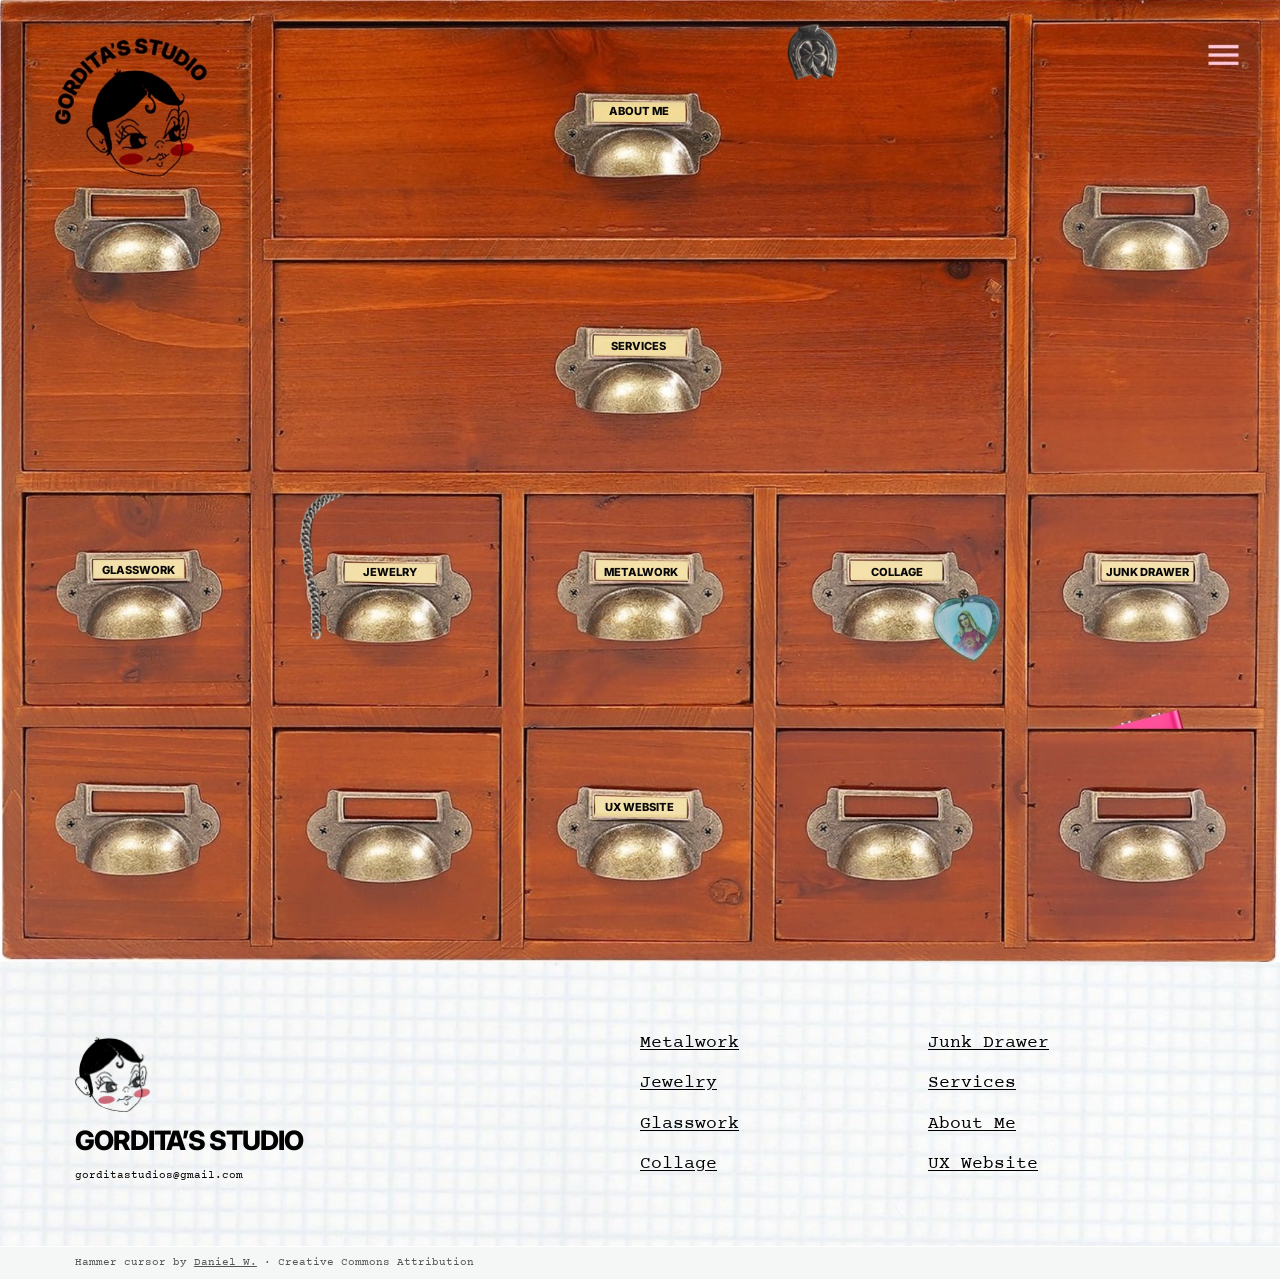
<file: index.html>
<!doctype html>
<html lang="en"><head><meta charset="utf-8"><meta name="viewport" content="width=device-width,initial-scale=1"><title>Gordita’s Studio</title><meta name="description" content="Gordita’s Studio — glasswork, jewelry, metalwork, collage and digital design."><link rel="stylesheet" href="styles.css?v=mobile-3"></head>
<body><a class="skip-link" href="#cabinet">Skip to cabinet</a><main id="cabinet" tabindex="-1"><h1 class="sr-only">Gordita’s Studio portfolio</h1><div class="scene" aria-label="Gordita’s Studio interactive cabinet"><img class="baseline" src="assets/landing-desktop-4.jpg" width="1728" height="1299" alt="Gordita’s Studio wooden cabinet. Use the drawers or navigation menu to explore."><div id="drawers"></div><button id="menu-toggle" aria-label="Open navigation menu" aria-haspopup="dialog" aria-controls="navigation" aria-expanded="false"></button></div><div class="mobile-cabinet">
  <img src="assets/mobile-landing-lucky.png" width="393" height="1052" alt="">
  <button id="mobile-menu-toggle" aria-haspopup="dialog" aria-controls="navigation" aria-expanded="false">VIEW MENU</button>
  <a class="feeling-lucky" href="https://open.spotify.com/playlist/3AMrhZAHUnFFm3B5AGB41N?si=7wCMFonzQZ-NkacZcZtukQ&amp;utm_source=copy-link&amp;pi=HDqepMBURpCca" target="_blank" rel="noopener noreferrer">Lucky</a>
</div>
</main>
<footer class="footer"><img src="assets/footer.png" width="5184" height="1152" alt="" aria-hidden="true"><div class="footer-brand"><h2>GORDITA’S STUDIO</h2><a class="email" href="mailto:gorditastudios@gmail.com">gorditastudios@gmail.com</a></div><nav class="footer-nav" aria-label="Portfolio categories"><div id="footer-primary"></div><div id="footer-secondary"></div></nav></footer><p class="cursor-credit">Hammer cursor by <a href="http://www.rw-designer.com/cursor-set/toolset">Daniel W.</a> · Creative Commons Attribution</p>
<dialog id="navigation" aria-labelledby="navigation-title"><div class="menu-surface"><div class="menu-header"><h2 id="navigation-title">GORDITA’S STUDIO</h2><button class="dismiss" aria-label="Exit menu" autofocus>EXIT</button></div><nav id="menu-links" aria-label="Categories"><div id="menu-work"></div><div id="menu-studio"></div></nav></div></dialog><script src="drawers.js?v=5"></script><script src="app.js?v=mobile-1"></script></body></html>
</file>
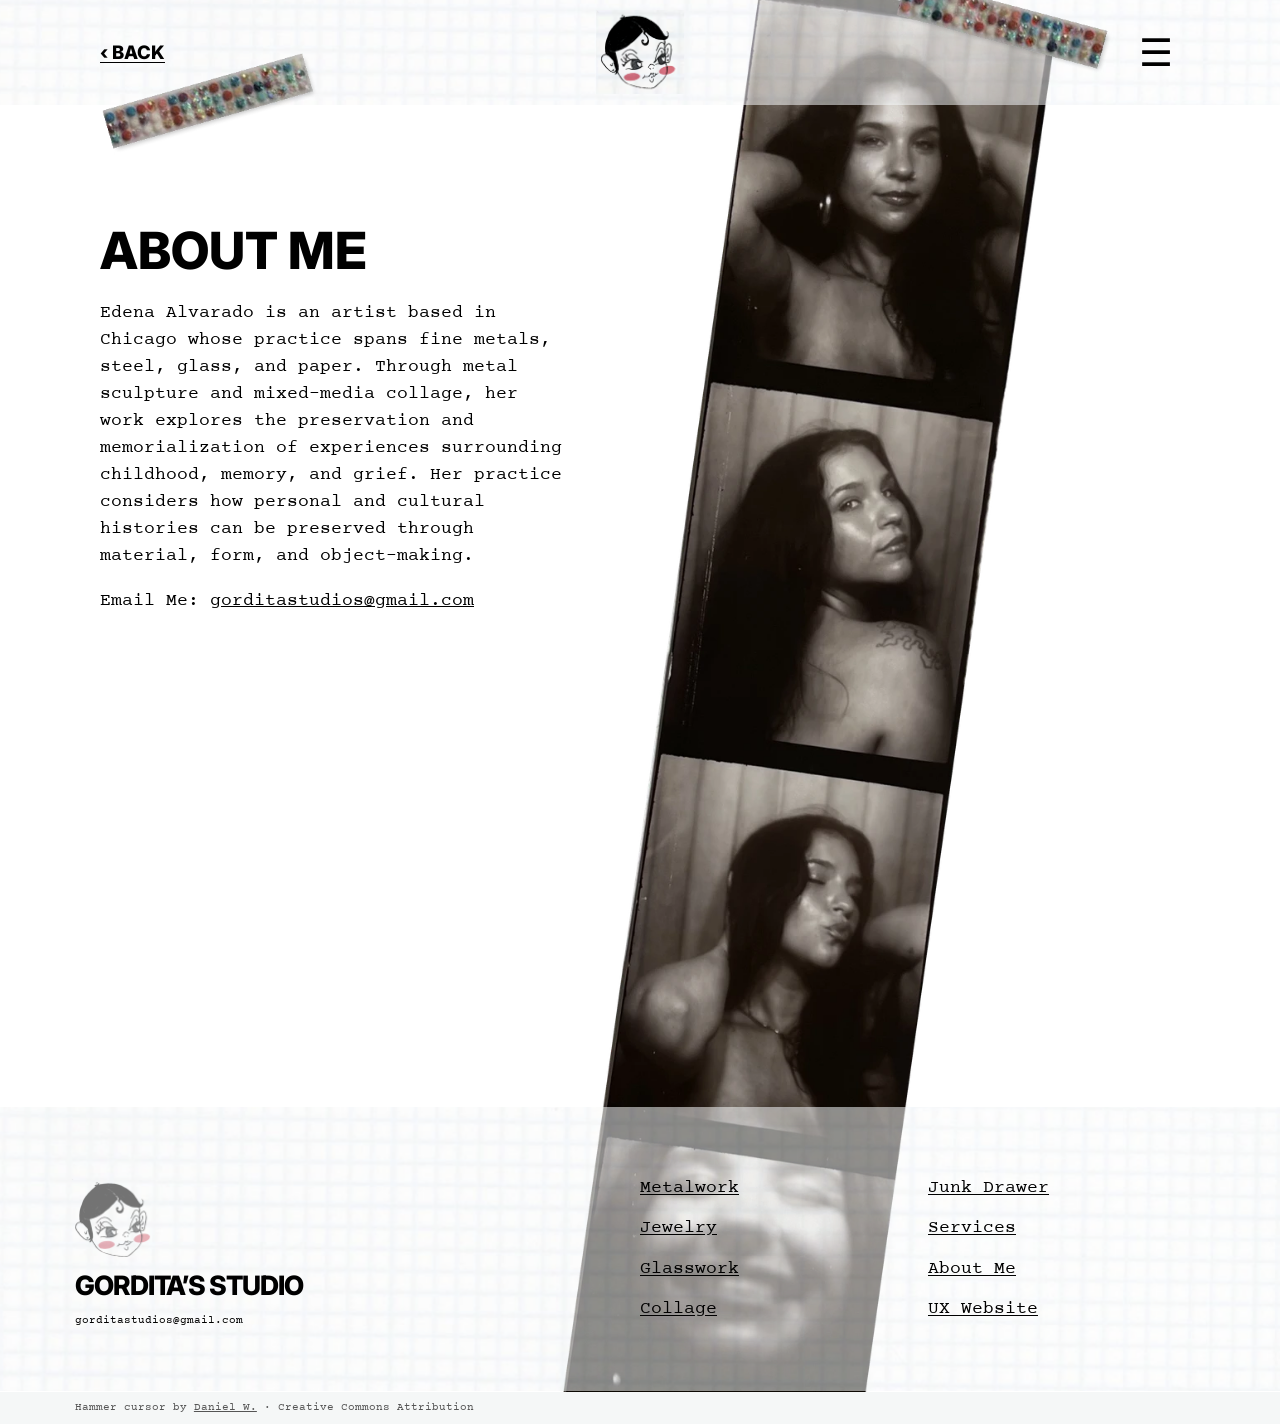
<file: about-me.html>
<!doctype html>
<html lang="en"><head><meta charset="utf-8"><meta name="viewport" content="width=device-width,initial-scale=1"><title>About Me — Gordita’s Studio</title><meta name="description" content="Gordita’s Studio — glasswork, jewelry, metalwork, collage and digital design."><link rel="stylesheet" href="styles.css"></head>
<body class="about-layout"><a class="skip-link" href="#cabinet">Skip to content</a><header class="collection-header"><a class="back-link" href="index.html" aria-label="Back to home">‹ BACK</a><a class="studio-home" href="index.html" aria-label="Gordita’s Studio home"><img src="assets/studio-face.png" alt="" width="360" height="345"></a><button id="menu-toggle" aria-label="Open navigation menu" aria-haspopup="dialog" aria-controls="navigation" aria-expanded="false">☰</button><img class="header-tape tape-left" src="assets/portfolio/tape-left.webp" alt=""><img class="header-tape tape-right" src="assets/portfolio/tape-right.webp" alt=""></header><main id="cabinet" class="about-page" tabindex="-1">
<div class="about-copy"><h1>ABOUT ME</h1><p>Edena Alvarado is an artist based in Chicago whose practice spans fine metals, steel, glass, and paper. Through metal sculpture and mixed-media collage, her work explores the preservation and memorialization of experiences surrounding childhood, memory, and grief. Her practice considers how personal and cultural histories can be preserved through material, form, and object-making.</p>
<p>Email Me: <a href="mailto:gorditastudios@gmail.com">gorditastudios@gmail.com</a></p></div>
<div class="portrait-frame"><img class="portrait-strip" src="assets/portfolio/portrait-strip.webp" alt="Four black-and-white portraits of Edena Alvarado"></div></main>
<footer class="footer"><img src="assets/footer.png" width="5184" height="1152" alt="" aria-hidden="true"><div class="footer-brand"><h2>GORDITA’S STUDIO</h2><a class="email" href="mailto:gorditastudios@gmail.com">gorditastudios@gmail.com</a></div><nav class="footer-nav" aria-label="Portfolio categories"><div id="footer-primary"></div><div id="footer-secondary"></div></nav></footer><p class="cursor-credit">Hammer cursor by <a href="http://www.rw-designer.com/cursor-set/toolset">Daniel W.</a> · Creative Commons Attribution</p>
<dialog id="navigation" aria-labelledby="navigation-title"><div class="menu-surface"><div class="menu-header"><h2 id="navigation-title">GORDITA’S STUDIO</h2><button class="dismiss" aria-label="Exit menu" autofocus>EXIT</button></div><nav id="menu-links" aria-label="Categories"><div id="menu-work"></div><div id="menu-studio"></div></nav></div></dialog><script src="drawers.js"></script><script src="app.js"></script></body></html>
</file>
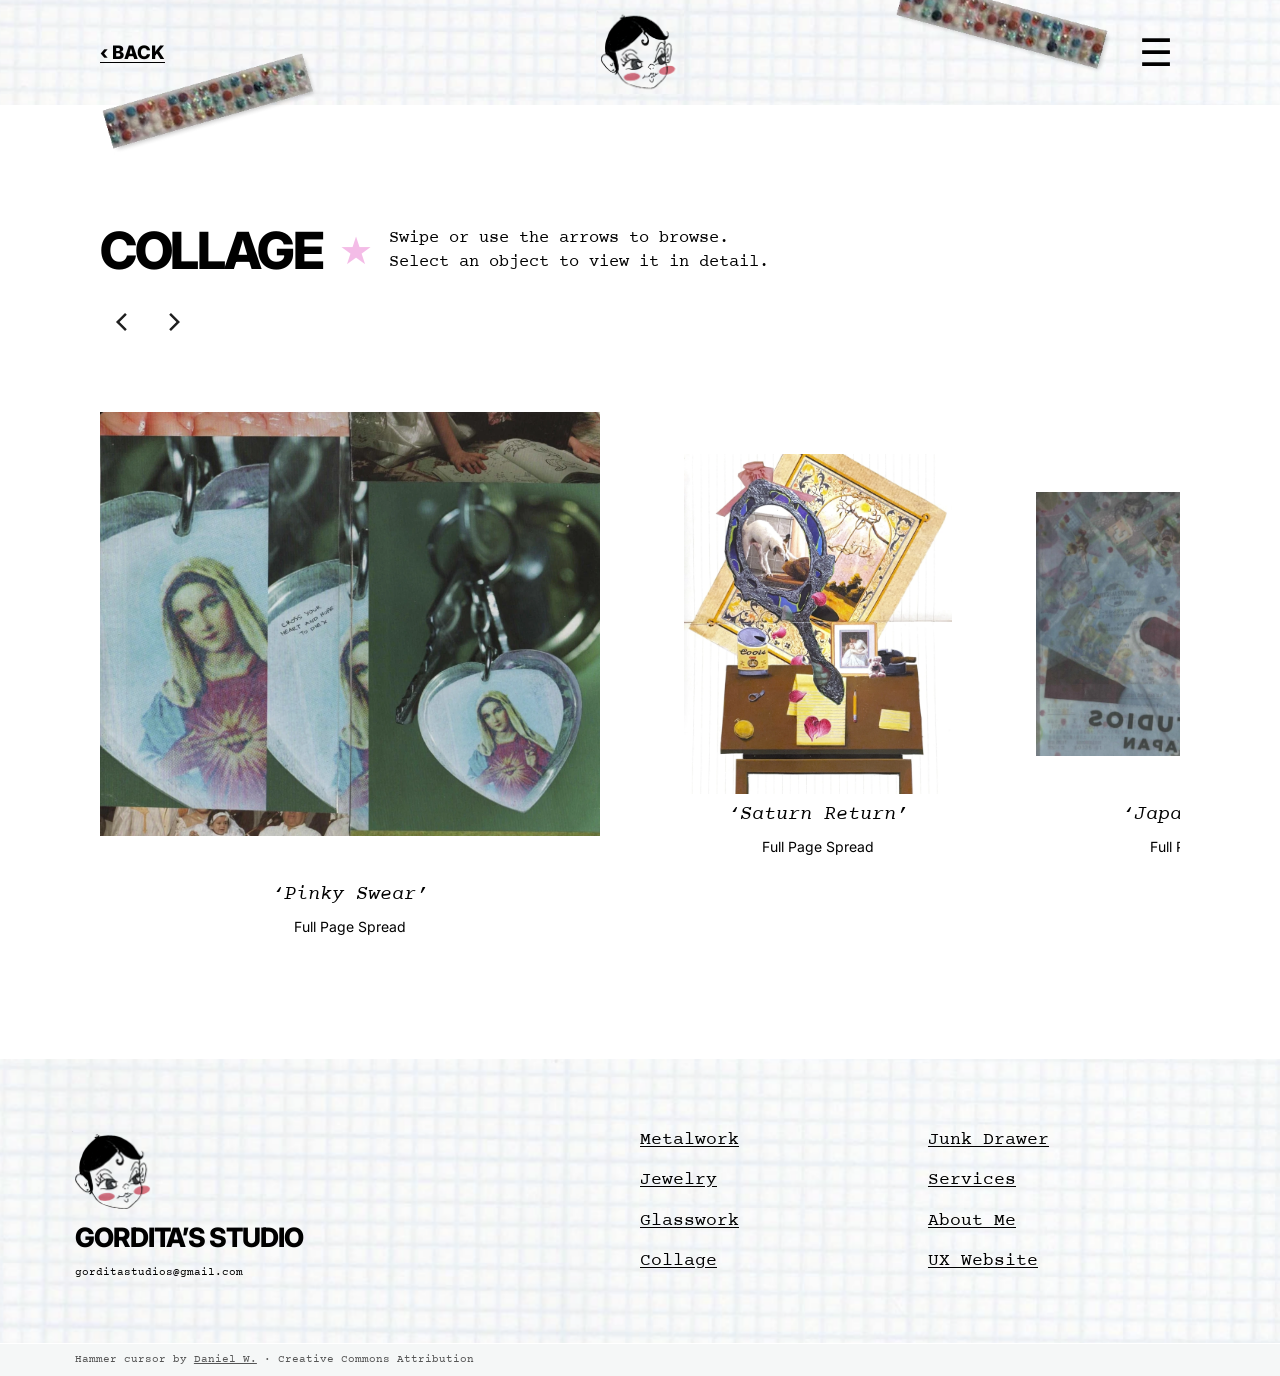
<file: collage.html>
<!doctype html>
<html lang="en"><head><meta charset="utf-8"><meta name="viewport" content="width=device-width,initial-scale=1"><title>Collage — Gordita’s Studio</title><meta name="description" content="Gordita’s Studio — glasswork, jewelry, metalwork, collage and digital design."><link rel="stylesheet" href="styles.css"></head>
<body data-collection="collage"><a class="skip-link" href="#cabinet">Skip to content</a><header class="collection-header"><a class="back-link" href="index.html" aria-label="Back to home">‹ BACK</a><a class="studio-home" href="index.html" aria-label="Gordita’s Studio home"><img src="assets/studio-face.png" alt="" width="360" height="345"></a><button id="menu-toggle" aria-label="Open navigation menu" aria-haspopup="dialog" aria-controls="navigation" aria-expanded="false">☰</button><img class="header-tape tape-left" src="assets/portfolio/tape-left.webp" alt=""><img class="header-tape tape-right" src="assets/portfolio/tape-right.webp" alt=""></header><main id="cabinet" class="jewelry-page" tabindex="-1"><div class="collection-intro"><h1>COLLAGE</h1><span class="pink-star" aria-hidden="true">★</span><p>Swipe or use the arrows to browse.<br>Select an object to view it in detail.</p></div><section class="jewelry-carousel" aria-label="Collage collection" aria-roledescription="carousel"><div class="carousel-controls"><button id="previous-item" aria-label="Previous collage item"><img src="assets/portfolio/chevron.svg" alt=""></button><button id="next-item" aria-label="Next collage item"><img src="assets/portfolio/chevron.svg" alt=""></button></div><p id="carousel-status" class="sr-only" aria-live="polite" aria-atomic="true"></p><div id="jewelry-stage" class="jewelry-stage" tabindex="0" aria-label="Collage carousel. Use left and right arrow keys to browse."></div></section></main>
<footer class="footer"><img src="assets/footer.png" width="5184" height="1152" alt="" aria-hidden="true"><div class="footer-brand"><h2>GORDITA’S STUDIO</h2><a class="email" href="mailto:gorditastudios@gmail.com">gorditastudios@gmail.com</a></div><nav class="footer-nav" aria-label="Portfolio categories"><div id="footer-primary"></div><div id="footer-secondary"></div></nav></footer><p class="cursor-credit">Hammer cursor by <a href="http://www.rw-designer.com/cursor-set/toolset">Daniel W.</a> · Creative Commons Attribution</p>
<dialog id="navigation" aria-labelledby="navigation-title"><div class="menu-surface"><div class="menu-header"><h2 id="navigation-title">GORDITA’S STUDIO</h2><button class="dismiss" aria-label="Exit menu" autofocus>EXIT</button></div><nav id="menu-links" aria-label="Categories"><div id="menu-work"></div><div id="menu-studio"></div></nav></div></dialog><dialog id="item-detail" aria-labelledby="detail-title" aria-describedby="detail-dismiss-help"><p class="sr-only" id="detail-dismiss-help">Click or tap anywhere, or press Escape, to close.</p><img id="detail-image" alt=""><h2 id="detail-title"></h2><p id="detail-material"></p></dialog><script src="drawers.js"></script><script src="app.js"></script><script src="portfolio-data.js"></script><script src="jewelry.js"></script></body></html>
</file>
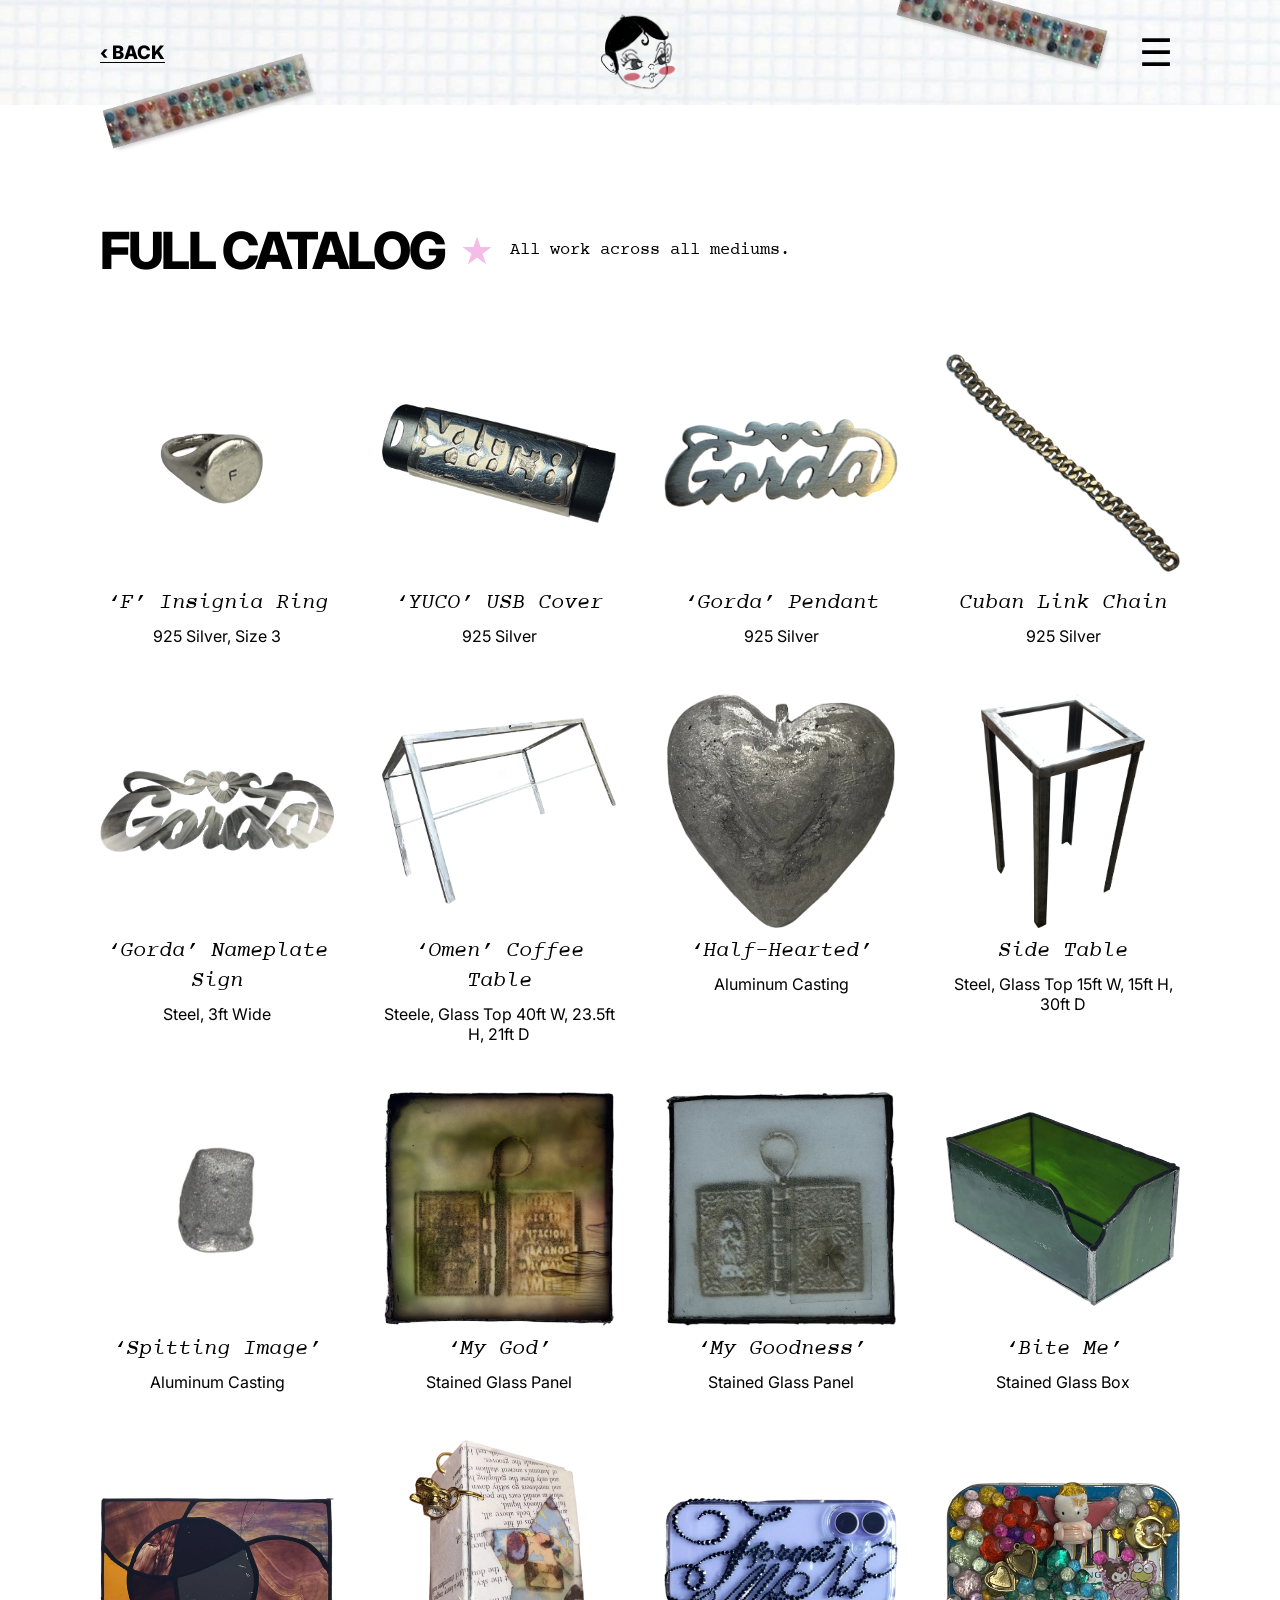
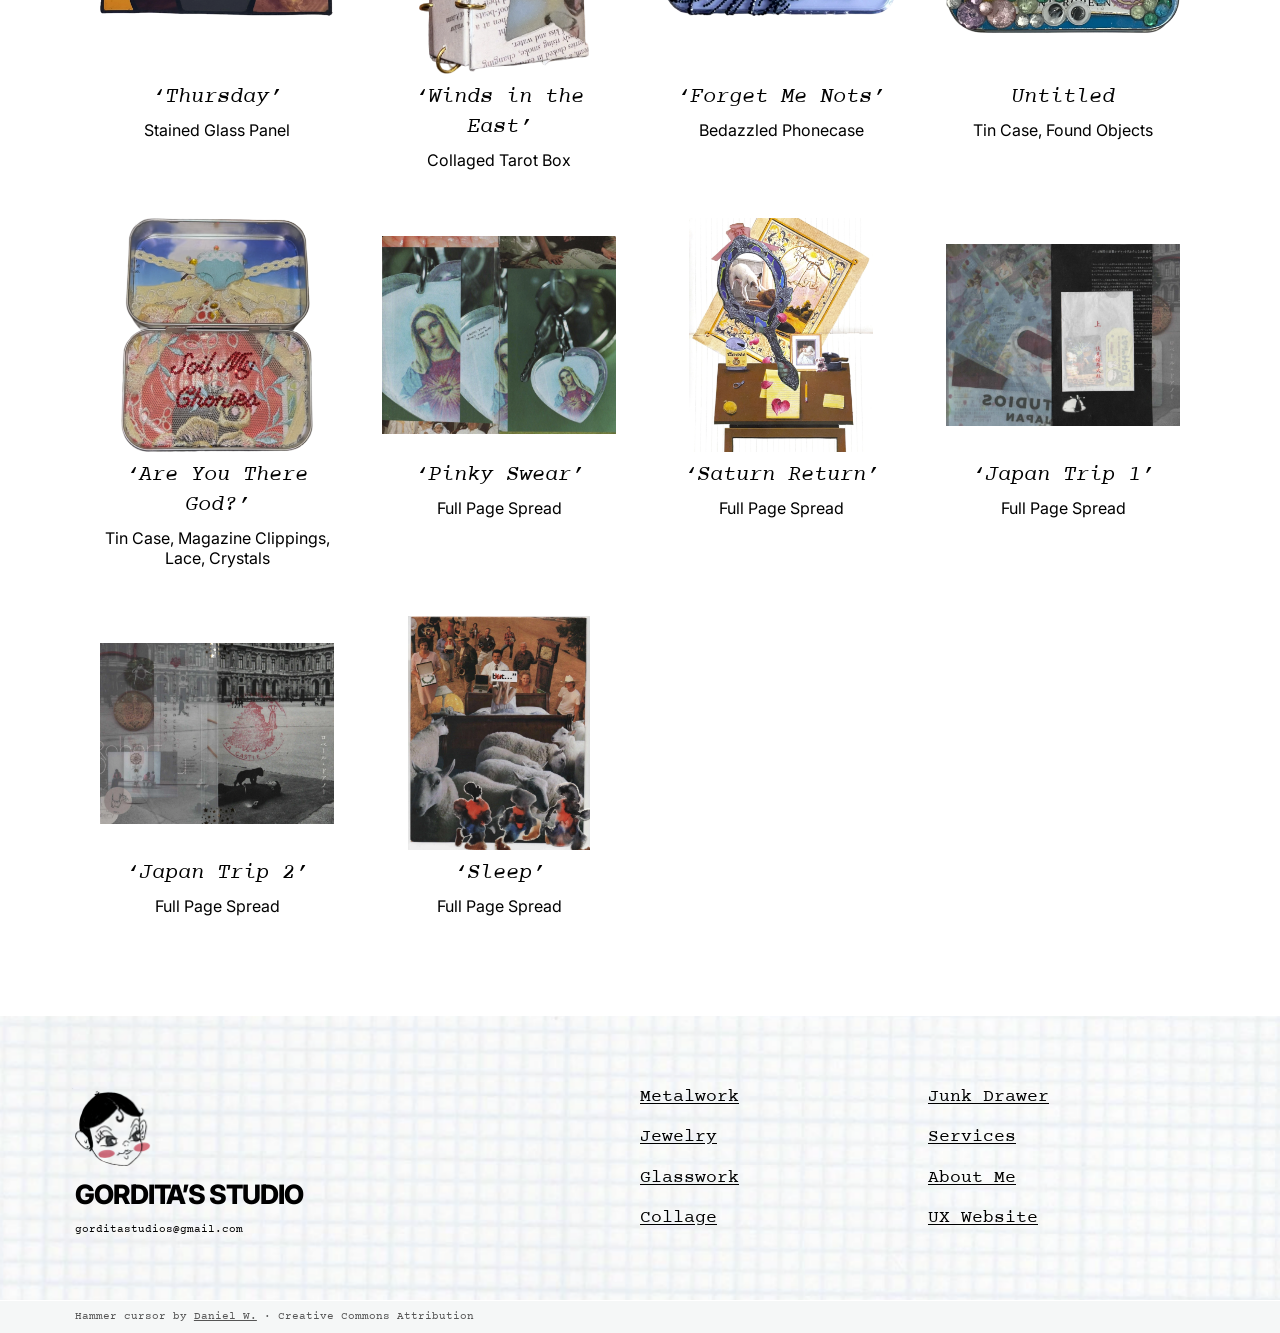
<file: full-catalog.html>
<!doctype html>
<html lang="en"><head><meta charset="utf-8"><meta name="viewport" content="width=device-width,initial-scale=1"><title>Full Catalog — Gordita’s Studio</title><meta name="description" content="Gordita’s Studio — glasswork, jewelry, metalwork, collage and digital design."><link rel="stylesheet" href="styles.css"></head>
<body><a class="skip-link" href="#cabinet">Skip to content</a><header class="collection-header"><a class="back-link" href="index.html" aria-label="Back to home">‹ BACK</a><a class="studio-home" href="index.html" aria-label="Gordita’s Studio home"><img src="assets/studio-face.png" alt="" width="360" height="345"></a><button id="menu-toggle" aria-label="Open navigation menu" aria-haspopup="dialog" aria-controls="navigation" aria-expanded="false">☰</button><img class="header-tape tape-left" src="assets/portfolio/tape-left.webp" alt=""><img class="header-tape tape-right" src="assets/portfolio/tape-right.webp" alt=""></header><main id="cabinet" class="full-catalog-page" tabindex="-1">
<div class="collection-intro"><h1>FULL CATALOG</h1><span class="pink-star" aria-hidden="true">★</span><p>All work across all mediums.</p></div>
<div class="catalog-grid"></div></main>
<footer class="footer"><img src="assets/footer.png" width="5184" height="1152" alt="" aria-hidden="true"><div class="footer-brand"><h2>GORDITA’S STUDIO</h2><a class="email" href="mailto:gorditastudios@gmail.com">gorditastudios@gmail.com</a></div><nav class="footer-nav" aria-label="Portfolio categories"><div id="footer-primary"></div><div id="footer-secondary"></div></nav></footer><p class="cursor-credit">Hammer cursor by <a href="http://www.rw-designer.com/cursor-set/toolset">Daniel W.</a> · Creative Commons Attribution</p>
<dialog id="navigation" aria-labelledby="navigation-title"><div class="menu-surface"><div class="menu-header"><h2 id="navigation-title">GORDITA’S STUDIO</h2><button class="dismiss" aria-label="Exit menu" autofocus>EXIT</button></div><nav id="menu-links" aria-label="Categories"><div id="menu-work"></div><div id="menu-studio"></div></nav></div></dialog><script src="drawers.js"></script><script src="app.js"></script><script src="portfolio-data.js"></script><script src="catalog.js"></script></body></html>
</file>
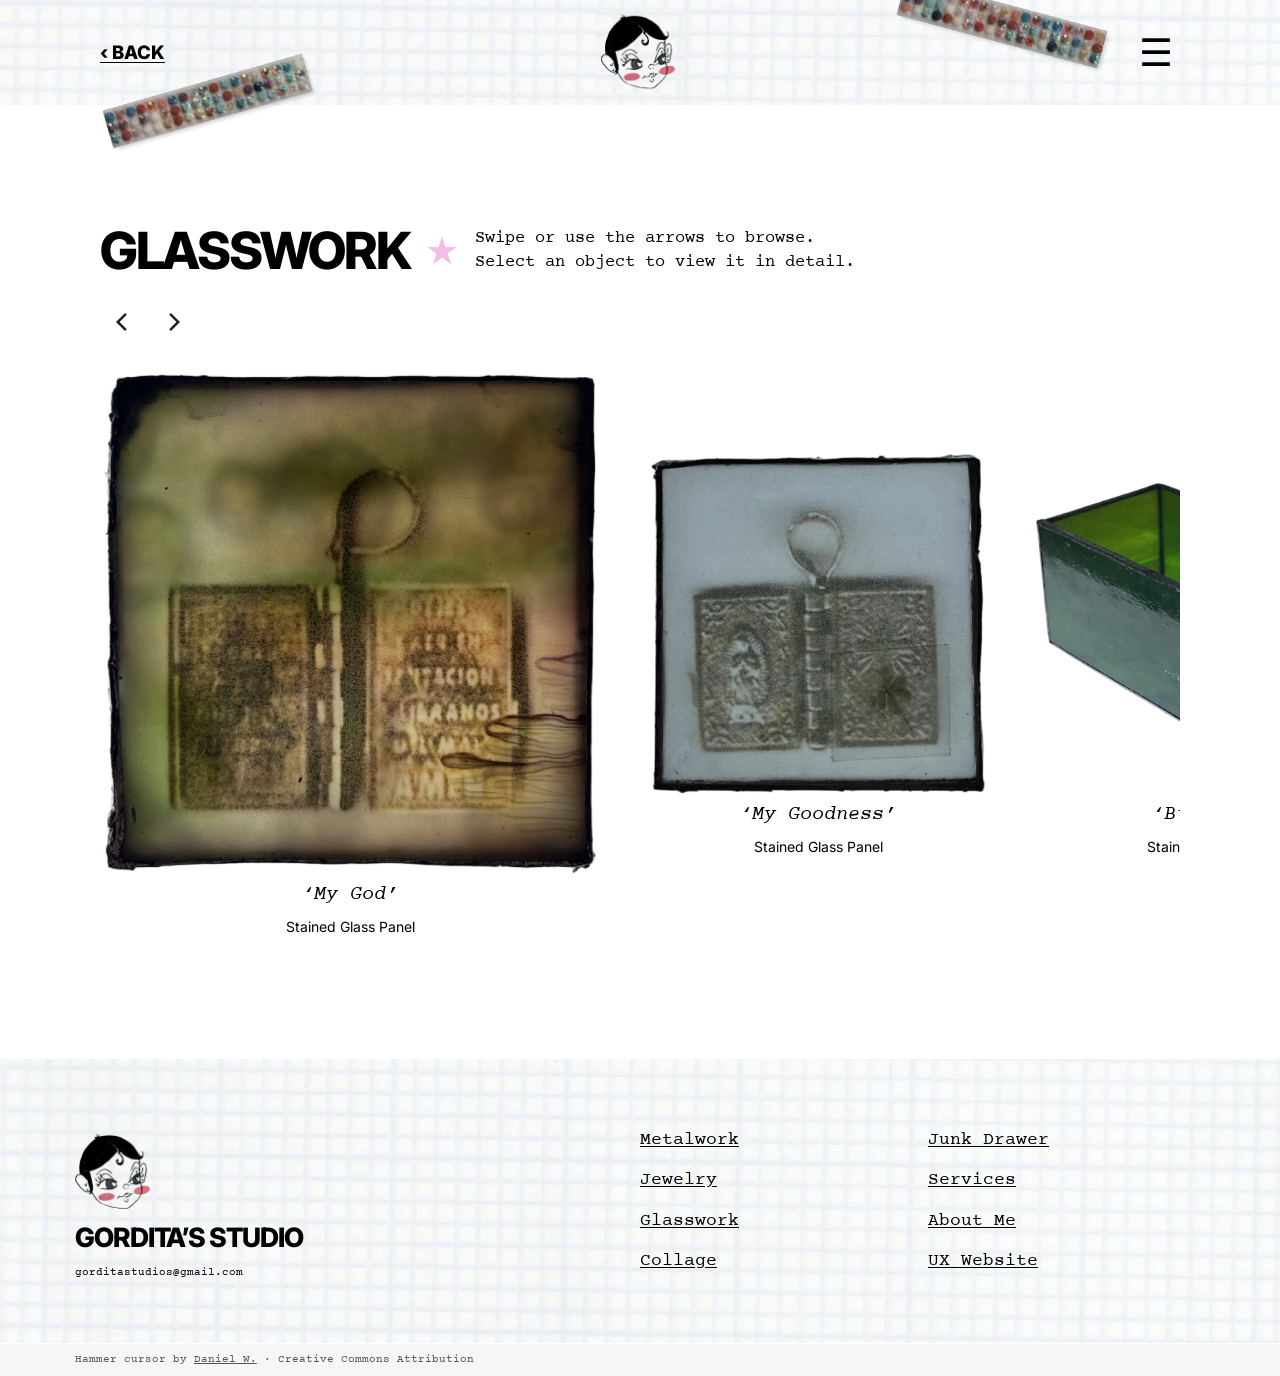
<file: glasswork.html>
<!doctype html>
<html lang="en"><head><meta charset="utf-8"><meta name="viewport" content="width=device-width,initial-scale=1"><title>Glasswork — Gordita’s Studio</title><meta name="description" content="Gordita’s Studio — glasswork, jewelry, metalwork, collage and digital design."><link rel="stylesheet" href="styles.css"></head>
<body data-collection="glasswork"><a class="skip-link" href="#cabinet">Skip to content</a><header class="collection-header"><a class="back-link" href="index.html" aria-label="Back to home">‹ BACK</a><a class="studio-home" href="index.html" aria-label="Gordita’s Studio home"><img src="assets/studio-face.png" alt="" width="360" height="345"></a><button id="menu-toggle" aria-label="Open navigation menu" aria-haspopup="dialog" aria-controls="navigation" aria-expanded="false">☰</button><img class="header-tape tape-left" src="assets/portfolio/tape-left.webp" alt=""><img class="header-tape tape-right" src="assets/portfolio/tape-right.webp" alt=""></header><main id="cabinet" class="jewelry-page" tabindex="-1"><div class="collection-intro"><h1>GLASSWORK</h1><span class="pink-star" aria-hidden="true">★</span><p>Swipe or use the arrows to browse.<br>Select an object to view it in detail.</p></div><section class="jewelry-carousel" aria-label="Glasswork collection" aria-roledescription="carousel"><div class="carousel-controls"><button id="previous-item" aria-label="Previous glasswork item"><img src="assets/portfolio/chevron.svg" alt=""></button><button id="next-item" aria-label="Next glasswork item"><img src="assets/portfolio/chevron.svg" alt=""></button></div><p id="carousel-status" class="sr-only" aria-live="polite" aria-atomic="true"></p><div id="jewelry-stage" class="jewelry-stage" tabindex="0" aria-label="Glasswork carousel. Use left and right arrow keys to browse."></div></section></main>
<footer class="footer"><img src="assets/footer.png" width="5184" height="1152" alt="" aria-hidden="true"><div class="footer-brand"><h2>GORDITA’S STUDIO</h2><a class="email" href="mailto:gorditastudios@gmail.com">gorditastudios@gmail.com</a></div><nav class="footer-nav" aria-label="Portfolio categories"><div id="footer-primary"></div><div id="footer-secondary"></div></nav></footer><p class="cursor-credit">Hammer cursor by <a href="http://www.rw-designer.com/cursor-set/toolset">Daniel W.</a> · Creative Commons Attribution</p>
<dialog id="navigation" aria-labelledby="navigation-title"><div class="menu-surface"><div class="menu-header"><h2 id="navigation-title">GORDITA’S STUDIO</h2><button class="dismiss" aria-label="Exit menu" autofocus>EXIT</button></div><nav id="menu-links" aria-label="Categories"><div id="menu-work"></div><div id="menu-studio"></div></nav></div></dialog><dialog id="item-detail" aria-labelledby="detail-title" aria-describedby="detail-dismiss-help"><p class="sr-only" id="detail-dismiss-help">Click or tap anywhere, or press Escape, to close.</p><img id="detail-image" alt=""><h2 id="detail-title"></h2><p id="detail-material"></p></dialog><script src="drawers.js"></script><script src="app.js"></script><script src="portfolio-data.js"></script><script src="jewelry.js"></script></body></html>
</file>
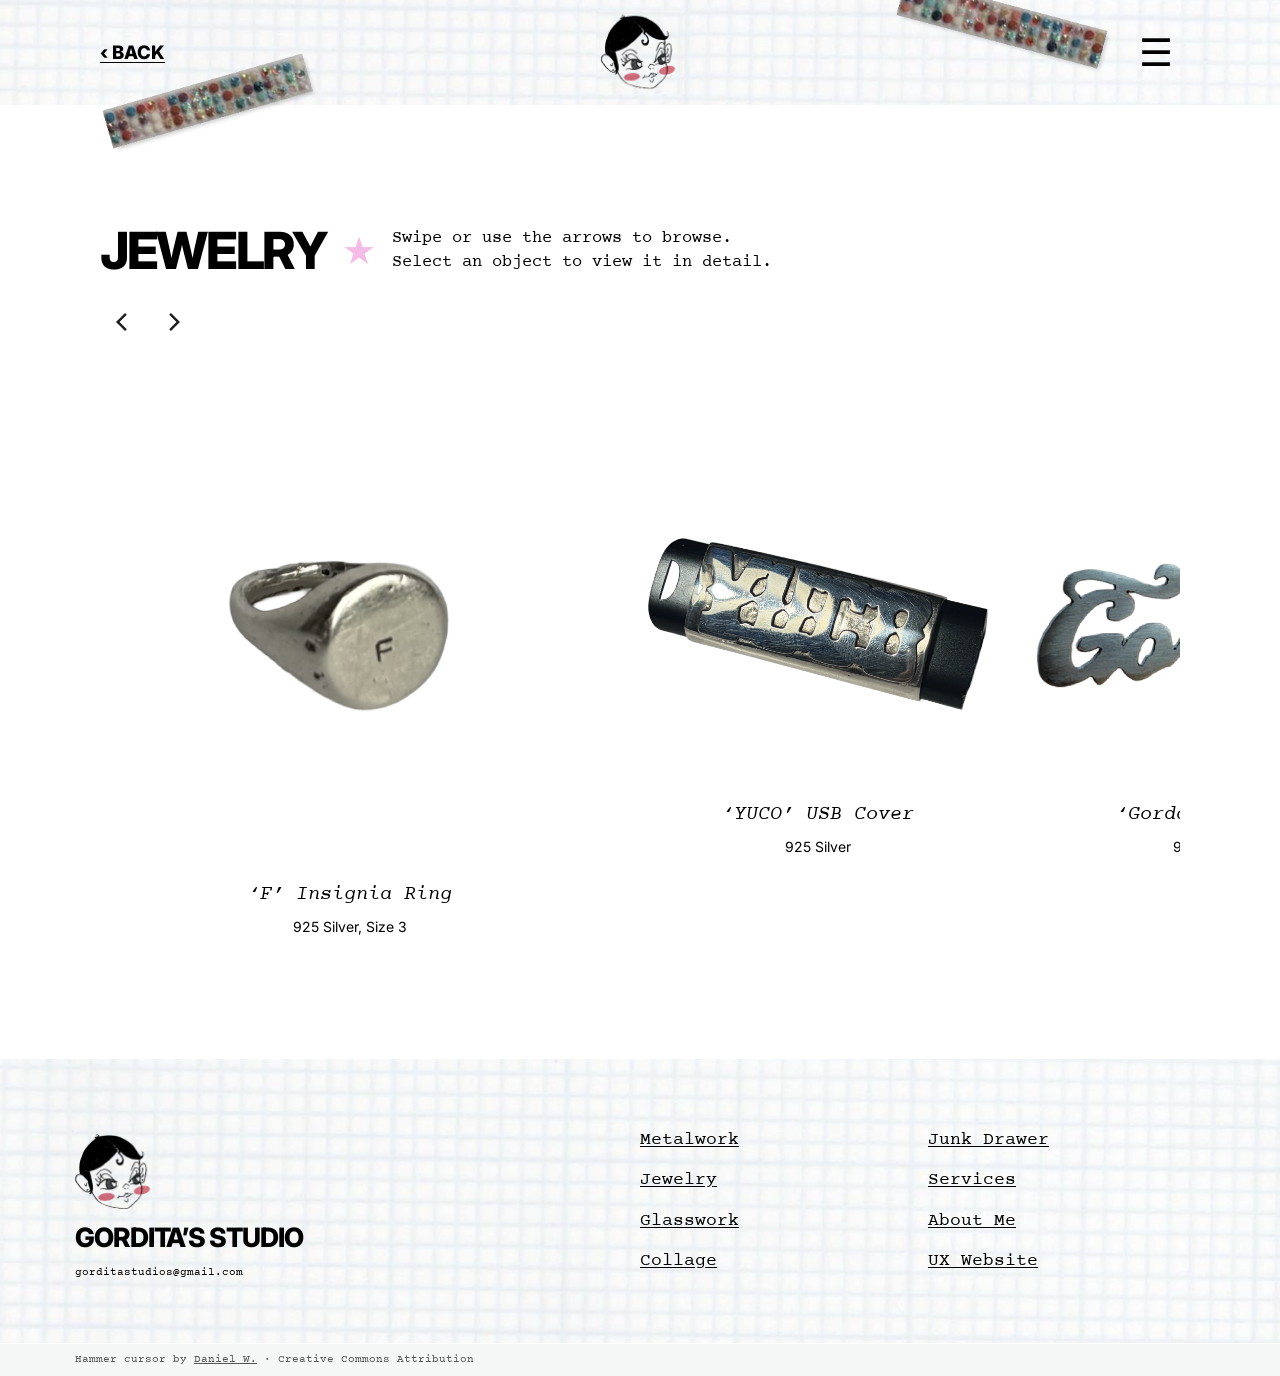
<file: jewelry.html>
<!doctype html>
<html lang="en"><head><meta charset="utf-8"><meta name="viewport" content="width=device-width,initial-scale=1"><title>Jewelry — Gordita’s Studio</title><meta name="description" content="Gordita’s Studio — glasswork, jewelry, metalwork, collage and digital design."><link rel="stylesheet" href="styles.css"></head>
<body data-collection="jewelry"><a class="skip-link" href="#cabinet">Skip to content</a><header class="collection-header"><a class="back-link" href="index.html" aria-label="Back to home">‹ BACK</a><a class="studio-home" href="index.html" aria-label="Gordita’s Studio home"><img src="assets/studio-face.png" alt="" width="360" height="345"></a><button id="menu-toggle" aria-label="Open navigation menu" aria-haspopup="dialog" aria-controls="navigation" aria-expanded="false">☰</button><img class="header-tape tape-left" src="assets/portfolio/tape-left.webp" alt=""><img class="header-tape tape-right" src="assets/portfolio/tape-right.webp" alt=""></header><main id="cabinet" class="jewelry-page" tabindex="-1"><div class="collection-intro"><h1>JEWELRY</h1><span class="pink-star" aria-hidden="true">★</span><p>Swipe or use the arrows to browse.<br>Select an object to view it in detail.</p></div><section class="jewelry-carousel" aria-label="Jewelry collection" aria-roledescription="carousel"><div class="carousel-controls"><button id="previous-item" aria-label="Previous jewelry item"><img src="assets/portfolio/chevron.svg" alt=""></button><button id="next-item" aria-label="Next jewelry item"><img src="assets/portfolio/chevron.svg" alt=""></button></div><p id="carousel-status" class="sr-only" aria-live="polite" aria-atomic="true"></p><div id="jewelry-stage" class="jewelry-stage" tabindex="0" aria-label="Jewelry carousel. Use left and right arrow keys to browse."></div></section></main>
<footer class="footer"><img src="assets/footer.png" width="5184" height="1152" alt="" aria-hidden="true"><div class="footer-brand"><h2>GORDITA’S STUDIO</h2><a class="email" href="mailto:gorditastudios@gmail.com">gorditastudios@gmail.com</a></div><nav class="footer-nav" aria-label="Portfolio categories"><div id="footer-primary"></div><div id="footer-secondary"></div></nav></footer><p class="cursor-credit">Hammer cursor by <a href="http://www.rw-designer.com/cursor-set/toolset">Daniel W.</a> · Creative Commons Attribution</p>
<dialog id="navigation" aria-labelledby="navigation-title"><div class="menu-surface"><div class="menu-header"><h2 id="navigation-title">GORDITA’S STUDIO</h2><button class="dismiss" aria-label="Exit menu" autofocus>EXIT</button></div><nav id="menu-links" aria-label="Categories"><div id="menu-work"></div><div id="menu-studio"></div></nav></div></dialog><dialog id="item-detail" aria-labelledby="detail-title" aria-describedby="detail-dismiss-help"><p class="sr-only" id="detail-dismiss-help">Click or tap anywhere, or press Escape, to close.</p><img id="detail-image" alt=""><h2 id="detail-title"></h2><p id="detail-material"></p></dialog><script src="drawers.js"></script><script src="app.js"></script><script src="portfolio-data.js"></script><script src="jewelry.js"></script></body></html>
</file>
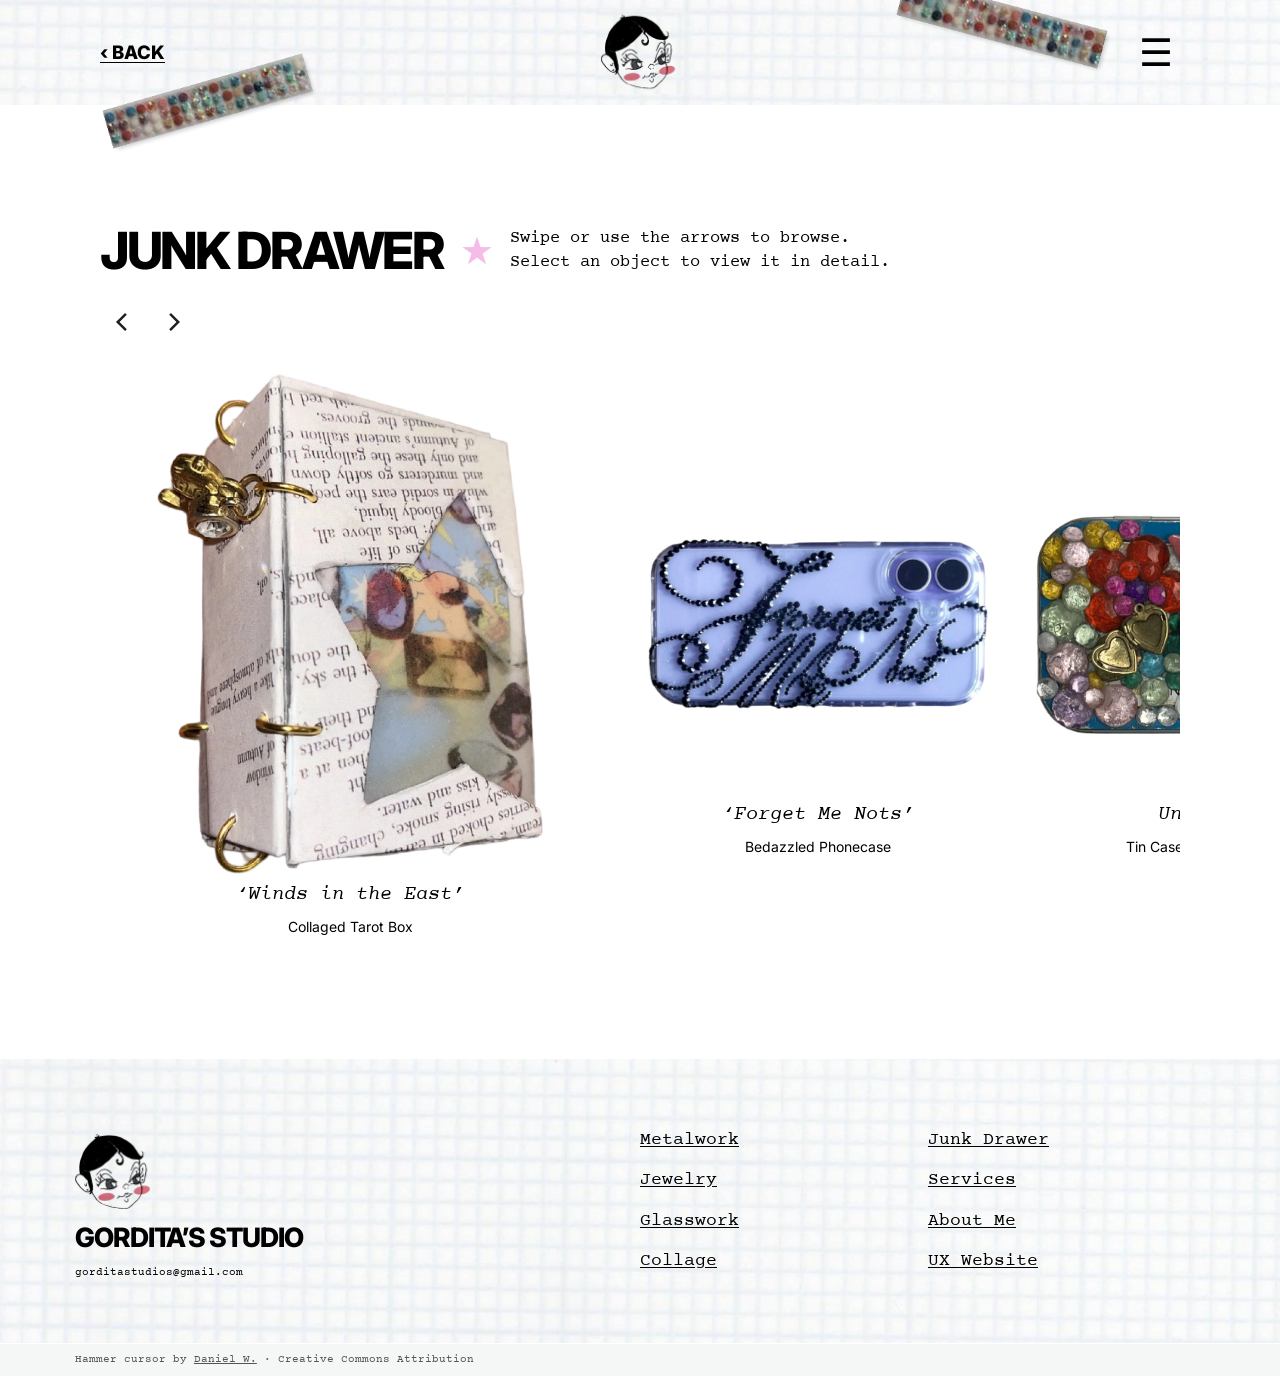
<file: junk-drawer.html>
<!doctype html>
<html lang="en"><head><meta charset="utf-8"><meta name="viewport" content="width=device-width,initial-scale=1"><title>Junk Drawer — Gordita’s Studio</title><meta name="description" content="Gordita’s Studio — glasswork, jewelry, metalwork, collage and digital design."><link rel="stylesheet" href="styles.css"></head>
<body data-collection="junk-drawer"><a class="skip-link" href="#cabinet">Skip to content</a><header class="collection-header"><a class="back-link" href="index.html" aria-label="Back to home">‹ BACK</a><a class="studio-home" href="index.html" aria-label="Gordita’s Studio home"><img src="assets/studio-face.png" alt="" width="360" height="345"></a><button id="menu-toggle" aria-label="Open navigation menu" aria-haspopup="dialog" aria-controls="navigation" aria-expanded="false">☰</button><img class="header-tape tape-left" src="assets/portfolio/tape-left.webp" alt=""><img class="header-tape tape-right" src="assets/portfolio/tape-right.webp" alt=""></header><main id="cabinet" class="jewelry-page" tabindex="-1"><div class="collection-intro"><h1>JUNK DRAWER</h1><span class="pink-star" aria-hidden="true">★</span><p>Swipe or use the arrows to browse.<br>Select an object to view it in detail.</p></div><section class="jewelry-carousel" aria-label="Junk Drawer collection" aria-roledescription="carousel"><div class="carousel-controls"><button id="previous-item" aria-label="Previous junk drawer item"><img src="assets/portfolio/chevron.svg" alt=""></button><button id="next-item" aria-label="Next junk drawer item"><img src="assets/portfolio/chevron.svg" alt=""></button></div><p id="carousel-status" class="sr-only" aria-live="polite" aria-atomic="true"></p><div id="jewelry-stage" class="jewelry-stage" tabindex="0" aria-label="Junk Drawer carousel. Use left and right arrow keys to browse."></div></section></main>
<footer class="footer"><img src="assets/footer.png" width="5184" height="1152" alt="" aria-hidden="true"><div class="footer-brand"><h2>GORDITA’S STUDIO</h2><a class="email" href="mailto:gorditastudios@gmail.com">gorditastudios@gmail.com</a></div><nav class="footer-nav" aria-label="Portfolio categories"><div id="footer-primary"></div><div id="footer-secondary"></div></nav></footer><p class="cursor-credit">Hammer cursor by <a href="http://www.rw-designer.com/cursor-set/toolset">Daniel W.</a> · Creative Commons Attribution</p>
<dialog id="navigation" aria-labelledby="navigation-title"><div class="menu-surface"><div class="menu-header"><h2 id="navigation-title">GORDITA’S STUDIO</h2><button class="dismiss" aria-label="Exit menu" autofocus>EXIT</button></div><nav id="menu-links" aria-label="Categories"><div id="menu-work"></div><div id="menu-studio"></div></nav></div></dialog><dialog id="item-detail" aria-labelledby="detail-title" aria-describedby="detail-dismiss-help"><p class="sr-only" id="detail-dismiss-help">Click or tap anywhere, or press Escape, to close.</p><img id="detail-image" alt=""><h2 id="detail-title"></h2><p id="detail-material"></p></dialog><script src="drawers.js"></script><script src="app.js"></script><script src="portfolio-data.js"></script><script src="jewelry.js"></script></body></html>
</file>
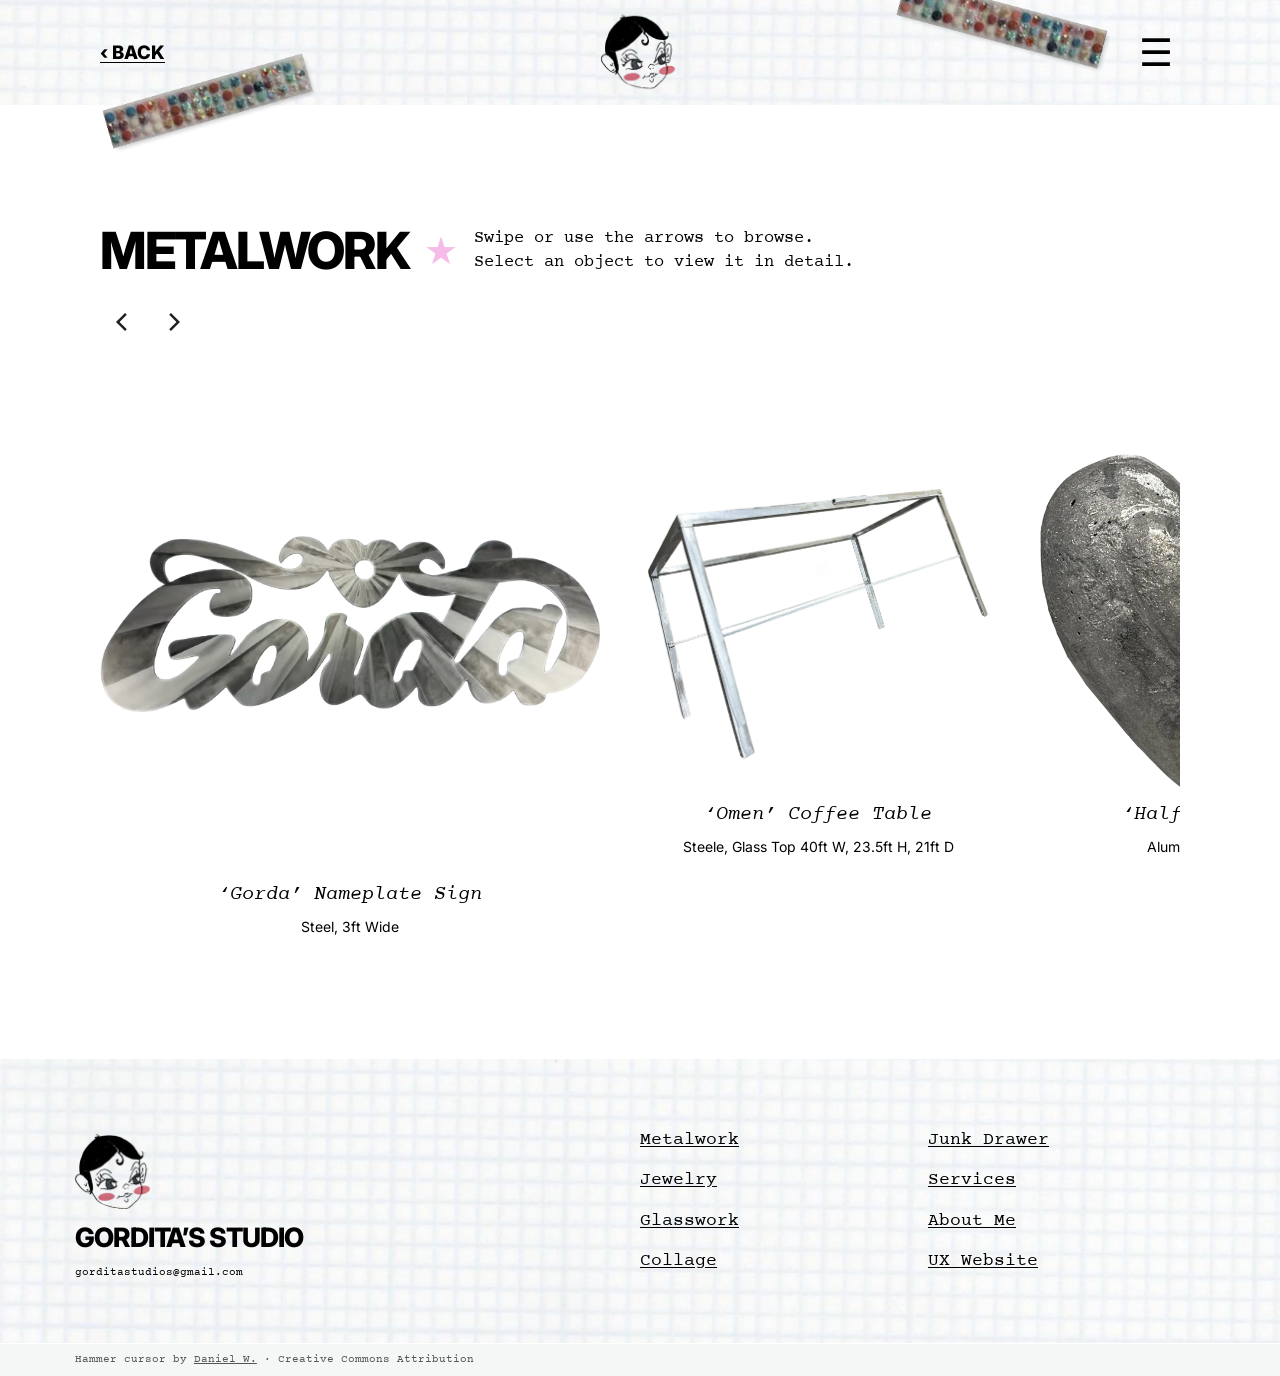
<file: metalwork.html>
<!doctype html>
<html lang="en"><head><meta charset="utf-8"><meta name="viewport" content="width=device-width,initial-scale=1"><title>Metalwork — Gordita’s Studio</title><meta name="description" content="Gordita’s Studio — glasswork, jewelry, metalwork, collage and digital design."><link rel="stylesheet" href="styles.css"></head>
<body data-collection="metalwork"><a class="skip-link" href="#cabinet">Skip to content</a><header class="collection-header"><a class="back-link" href="index.html" aria-label="Back to home">‹ BACK</a><a class="studio-home" href="index.html" aria-label="Gordita’s Studio home"><img src="assets/studio-face.png" alt="" width="360" height="345"></a><button id="menu-toggle" aria-label="Open navigation menu" aria-haspopup="dialog" aria-controls="navigation" aria-expanded="false">☰</button><img class="header-tape tape-left" src="assets/portfolio/tape-left.webp" alt=""><img class="header-tape tape-right" src="assets/portfolio/tape-right.webp" alt=""></header><main id="cabinet" class="jewelry-page" tabindex="-1"><div class="collection-intro"><h1>METALWORK</h1><span class="pink-star" aria-hidden="true">★</span><p>Swipe or use the arrows to browse.<br>Select an object to view it in detail.</p></div><section class="jewelry-carousel" aria-label="Metalwork collection" aria-roledescription="carousel"><div class="carousel-controls"><button id="previous-item" aria-label="Previous metalwork item"><img src="assets/portfolio/chevron.svg" alt=""></button><button id="next-item" aria-label="Next metalwork item"><img src="assets/portfolio/chevron.svg" alt=""></button></div><p id="carousel-status" class="sr-only" aria-live="polite" aria-atomic="true"></p><div id="jewelry-stage" class="jewelry-stage" tabindex="0" aria-label="Metalwork carousel. Use left and right arrow keys to browse."></div></section></main>
<footer class="footer"><img src="assets/footer.png" width="5184" height="1152" alt="" aria-hidden="true"><div class="footer-brand"><h2>GORDITA’S STUDIO</h2><a class="email" href="mailto:gorditastudios@gmail.com">gorditastudios@gmail.com</a></div><nav class="footer-nav" aria-label="Portfolio categories"><div id="footer-primary"></div><div id="footer-secondary"></div></nav></footer><p class="cursor-credit">Hammer cursor by <a href="http://www.rw-designer.com/cursor-set/toolset">Daniel W.</a> · Creative Commons Attribution</p>
<dialog id="navigation" aria-labelledby="navigation-title"><div class="menu-surface"><div class="menu-header"><h2 id="navigation-title">GORDITA’S STUDIO</h2><button class="dismiss" aria-label="Exit menu" autofocus>EXIT</button></div><nav id="menu-links" aria-label="Categories"><div id="menu-work"></div><div id="menu-studio"></div></nav></div></dialog><dialog id="item-detail" aria-labelledby="detail-title" aria-describedby="detail-dismiss-help"><p class="sr-only" id="detail-dismiss-help">Click or tap anywhere, or press Escape, to close.</p><img id="detail-image" alt=""><h2 id="detail-title"></h2><p id="detail-material"></p></dialog><script src="drawers.js"></script><script src="app.js"></script><script src="portfolio-data.js"></script><script src="jewelry.js"></script></body></html>
</file>
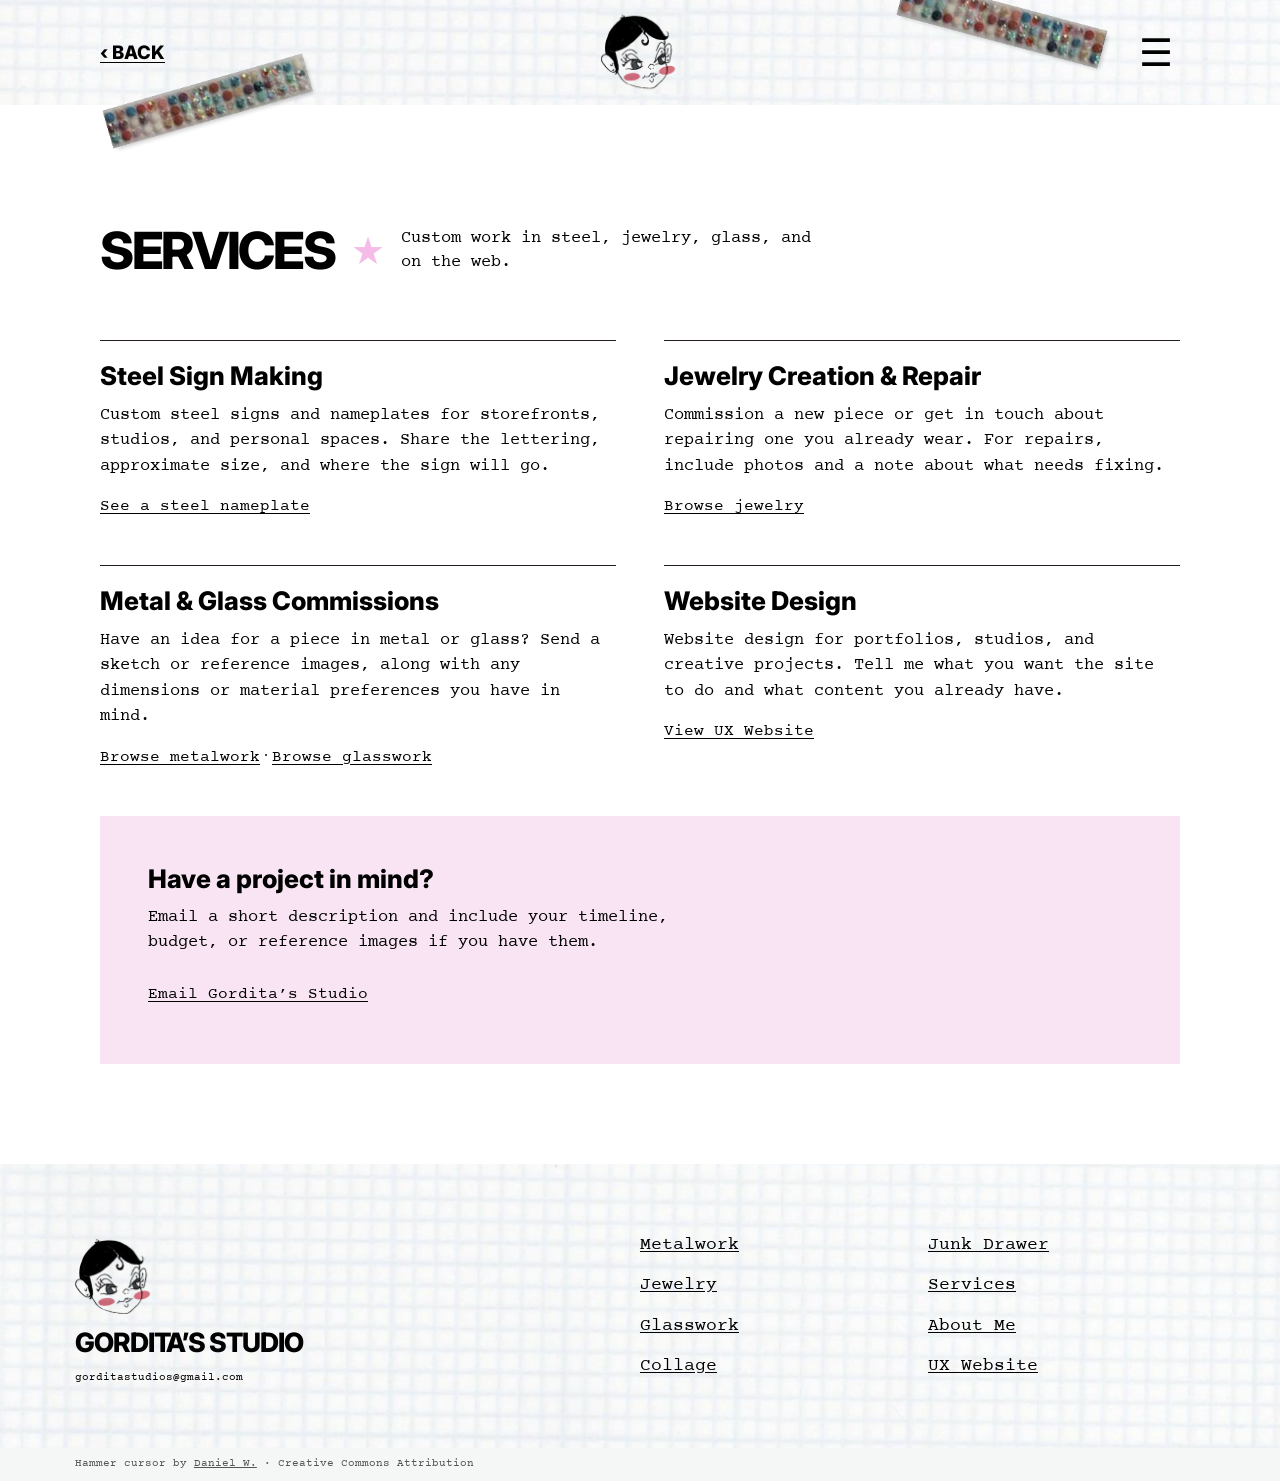
<file: services.html>
<!doctype html>
<html lang="en"><head><meta charset="utf-8"><meta name="viewport" content="width=device-width,initial-scale=1"><title>Services — Gordita’s Studio</title><meta name="description" content="Gordita’s Studio — glasswork, jewelry, metalwork, collage and digital design."><link rel="stylesheet" href="styles.css"></head>
<body><a class="skip-link" href="#cabinet">Skip to content</a><header class="collection-header"><a class="back-link" href="index.html" aria-label="Back to home">‹ BACK</a><a class="studio-home" href="index.html" aria-label="Gordita’s Studio home"><img src="assets/studio-face.png" alt="" width="360" height="345"></a><button id="menu-toggle" aria-label="Open navigation menu" aria-haspopup="dialog" aria-controls="navigation" aria-expanded="false">☰</button><img class="header-tape tape-left" src="assets/portfolio/tape-left.webp" alt=""><img class="header-tape tape-right" src="assets/portfolio/tape-right.webp" alt=""></header><main id="cabinet" class="services-page" tabindex="-1">
  <div class="collection-intro">
    <h1>SERVICES</h1>
    <span class="pink-star" aria-hidden="true">★</span>
    <p>Custom work in steel, jewelry, glass, and on the web.</p>
  </div>
  <div class="services-grid">
    <section class="service">
      <h2>Steel Sign Making</h2>
      <p>Custom steel signs and nameplates for storefronts, studios, and personal spaces. Share the lettering, approximate size, and where the sign will go.</p>
      <a href="metalwork.html#item-1">See a steel nameplate</a>
    </section>
    <section class="service">
      <h2>Jewelry Creation &amp; Repair</h2>
      <p>Commission a new piece or get in touch about repairing one you already wear. For repairs, include photos and a note about what needs fixing.</p>
      <a href="jewelry.html">Browse jewelry</a>
    </section>
    <section class="service">
      <h2>Metal &amp; Glass Commissions</h2>
      <p>Have an idea for a piece in metal or glass? Send a sketch or reference images, along with any dimensions or material preferences you have in mind.</p>
      <a href="metalwork.html">Browse metalwork</a><span aria-hidden="true"> · </span><a href="glasswork.html">Browse glasswork</a>
    </section>
    <section class="service">
      <h2>Website Design</h2>
      <p>Website design for portfolios, studios, and creative projects. Tell me what you want the site to do and what content you already have.</p>
      <a href="https://www.ediealvarado.com" target="_blank" rel="noopener noreferrer">View UX Website</a>
    </section>
  </div>
  <section class="service-inquiry">
    <h2>Have a project in mind?</h2>
    <p>Email a short description and include your timeline, budget, or reference images if you have them.</p>
    <a href="mailto:gorditastudios@gmail.com?subject=Project%20inquiry">Email Gordita’s Studio</a>
  </section>
</main>

<footer class="footer"><img src="assets/footer.png" width="5184" height="1152" alt="" aria-hidden="true"><div class="footer-brand"><h2>GORDITA’S STUDIO</h2><a class="email" href="mailto:gorditastudios@gmail.com">gorditastudios@gmail.com</a></div><nav class="footer-nav" aria-label="Portfolio categories"><div id="footer-primary"></div><div id="footer-secondary"></div></nav></footer><p class="cursor-credit">Hammer cursor by <a href="http://www.rw-designer.com/cursor-set/toolset">Daniel W.</a> · Creative Commons Attribution</p>
<dialog id="navigation" aria-labelledby="navigation-title"><div class="menu-surface"><div class="menu-header"><h2 id="navigation-title">GORDITA’S STUDIO</h2><button class="dismiss" aria-label="Exit menu" autofocus>EXIT</button></div><nav id="menu-links" aria-label="Categories"><div id="menu-work"></div><div id="menu-studio"></div></nav></div></dialog><script src="drawers.js"></script><script src="app.js"></script></body></html>
</file>
<file: styles.css>
@font-face{font-family:Inter;src:url('assets/fonts/inter-variable.ttf') format('truetype');font-weight:100 900;font-display:swap}@font-face{font-family:'Courier Prime';src:url('assets/fonts/courier-prime-regular.ttf') format('truetype');font-weight:400;font-display:swap}@font-face{font-family:'Courier Prime';src:url('assets/fonts/courier-prime-bold.ttf') format('truetype');font-weight:700;font-display:swap}
*{box-sizing:border-box}html{background:#fff}body{margin:0}main{width:100%;overflow:hidden}.scene,.footer{position:relative;width:100%;isolation:isolate}.baseline,.footer>img{display:block;width:100%;height:auto}.drawer-layer{position:absolute;inset:0;pointer-events:none;z-index:1}.drawer-layer.active{z-index:2}.collage{position:absolute;height:auto;pointer-events:none;opacity:0;transition:opacity 150ms ease}.drawer-layer.active .collage{opacity:1}.hotspot{position:absolute;pointer-events:auto;z-index:1;border:0;padding:0;background:transparent;cursor:pointer}.hotspot:focus-visible{outline:2px dashed #ffe2f4;outline-offset:-4px}#menu-toggle{position:absolute;left:93.4%;top:3.1%;width:5.8%;height:5.6%;min-width:28px;min-height:28px;z-index:5;border:0;background:transparent;cursor:pointer}.skip-link{position:fixed;left:8px;top:8px;z-index:10;padding:10px;background:#fff3dd;color:#291a12;transform:translateY(-180%)}.skip-link:focus{transform:none}dialog{background:#eee6d4;color:#3c291c;border:1px solid #8b6a49;padding:40px;max-width:430px;width:90%;max-height:90svh;overflow:auto;box-shadow:0 20px 80px #0008}dialog::backdrop{background:#170b0780}dialog h1{font:normal 28px Georgia,serif}dialog nav{display:grid}dialog button:not(.dismiss),dialog a{display:block;width:100%;padding:12px 0;text-align:left;border:0;border-bottom:1px solid #b5a58b;background:none;color:inherit;font:15px Georgia,serif;cursor:pointer;text-decoration:none}.dismiss{position:absolute;top:8px;right:12px;background:none;border:0;font-size:26px;cursor:pointer}button:focus-visible,a:focus-visible{outline:2px solid #e3a3cd;outline-offset:2px}.footer nav button,.email{position:absolute;border:0;background:transparent;cursor:pointer;color:transparent}.email{left:5.7%;top:69%;width:21%;height:8%}.footer nav button{width:15%;height:10%}@media(max-width:640px){dialog{padding:30px}#menu-toggle{min-width:24px;min-height:24px}}@media(prefers-reduced-motion:reduce){.collage{transition:none}}

/* Live type on the blank photographic label inserts. */
.scene{container-type:inline-size}.drawer-label{position:absolute;display:flex;align-items:center;justify-content:center;white-space:nowrap;pointer-events:none;color:#090909;font-family:Inter,Arial,sans-serif;font-weight:800;font-size:.86806cqw;line-height:1;text-transform:uppercase;z-index:1}.open-label{opacity:0;z-index:2;transition:opacity 150ms ease}.drawer-layer.active .closed-label{visibility:hidden}.drawer-layer.active .open-label{opacity:1}.hotspot{z-index:3}.sr-only{position:absolute;width:1px;height:1px;padding:0;margin:-1px;overflow:hidden;clip-path:inset(50%);white-space:nowrap;border:0}.footer{container-type:inline-size;color:#000}.footer-brand{position:absolute;left:5.85%;top:57.4%}.footer-brand h2{font:800 2.08333cqw/1.15 Inter,Arial,sans-serif;margin:0 0 .6cqw;letter-spacing:-.04em}.footer .email{position:static;display:inline-block;width:auto;height:auto;color:#000;font:400 .86806cqw/1.4 'Courier Prime',monospace;text-decoration:none}.footer-nav{position:absolute;left:50%;right:10%;top:25%;display:grid;grid-template-columns:1fr 1fr;column-gap:5cqw}.footer-nav>div{display:grid;row-gap:1.48cqw}.footer-nav a{width:max-content;max-width:100%;color:#000;font:400 1.38889cqw/1.2 'Courier Prime',monospace;text-decoration:underline;text-underline-offset:.1em}.footer-nav a:hover,.footer-nav a:focus-visible{font-weight:700}.footer a:focus-visible{outline:2px solid #b64d91;outline-offset:4px}.footer .email:hover{font-weight:700}dialog,dialog button:not(.dismiss){font-family:'Courier Prime',monospace}dialog h1{font-family:Inter,Arial,sans-serif;font-weight:800}
@media(max-width:700px){.footer{background:#f5f7f7;padding:24px 24px 35px}.footer>img{display:none}.footer-brand{position:static}.footer-brand h2{font-size:26px;margin-bottom:10px}.footer .email{font-size:15px;line-height:1.5}.footer-nav{position:static;display:grid;grid-template-columns:1fr 1fr;gap:24px;margin-top:25px}.footer-nav>div{gap:8px}.footer-nav a{font-size:17px;min-height:32px;display:flex;align-items:center;line-height:1.4}#menu-toggle{min-width:32px;min-height:32px;left:auto;right:1.5%}}
@media(prefers-reduced-motion:reduce){.open-label{transition:none}}

.secret-label{font-size:.86806cqw}

/* Full-window graph-paper menu, using the supplied blank composition. */
html.menu-open{overflow:hidden}#navigation{position:fixed;inset:0;width:100%;max-width:none;height:100dvh;max-height:none;margin:0;border:0;padding:0;overflow:auto;background:#edaccd;box-shadow:none;color:#000}#navigation::backdrop{background:#edaccd99}.menu-surface{min-height:max(100dvh,75.17361vw);padding:5.8vw 5.85vw 8vw;background:url('assets/menu-blank.png') top center/100% auto no-repeat}.menu-header{display:flex;align-items:flex-start;justify-content:space-between}.menu-header h2{margin:0;font:800 2.08333vw/1.2 Inter,Arial,sans-serif;letter-spacing:-.04em}#navigation .dismiss{position:static;display:block;width:auto;padding:0;margin:0 .25vw 0 0;border:0;background:none;color:#000;font:800 1.38889vw/1.2 Inter,Arial,sans-serif;text-decoration:underline;text-underline-offset:.15em;cursor:pointer}#menu-links{display:block;margin-top:4.8vw}#menu-work,#menu-studio{display:flex;flex-direction:column;align-items:flex-start;gap:1.7vw}#menu-studio{margin-top:4.75vw}#menu-links a{display:block;width:max-content;max-width:100%;padding:0;border:0;background:none;color:#000;font:400 1.85185vw/1.2 'Courier Prime',monospace;text-decoration:underline;text-underline-offset:.12em}#menu-links a:hover,#menu-links a:focus-visible{font-weight:700}#navigation a:focus-visible,#navigation button:focus-visible{outline:2px solid #a3387d;outline-offset:5px}
@media(max-width:700px){.menu-surface{padding:30px 24px 45px;min-height:100dvh;background-size:auto max(190dvh,1200px);background-color:#f4f7f7}.menu-header{gap:20px;align-items:center}.menu-header h2{font-size:clamp(19px,4.5vw,28px)}#navigation .dismiss{font-size:17px;min-height:44px;min-width:44px;display:flex;align-items:center;justify-content:center}#menu-links{margin-top:38px}#menu-links a{font-size:24px;min-height:44px;display:flex;align-items:center}#menu-work,#menu-studio{gap:12px}#menu-studio{margin-top:36px}}

/* Native hammer cursor, with a PNG and standard system fallback. */
@media(any-pointer:fine){html,body,body *{cursor:url('assets/cursors/hammer.cur'),url('assets/cursors/hammer.png') 0 0,auto}input,textarea,[contenteditable=true]{cursor:text}}
.cursor-credit{position:relative;margin:0;padding:8px 5.85%;background:#f5f7f7;font:11px/1.5 'Courier Prime',monospace;color:#555}.cursor-credit a{color:inherit}

.catalog-page{padding:40px 5.85% 90px;min-height:65svh}.catalog-header{display:flex;align-items:center;justify-content:space-between;position:relative;font:700 18px Inter,Arial,sans-serif}.catalog-header a{color:inherit}.catalog-header #menu-toggle{position:static;width:44px;height:44px;font-size:28px;color:#000}.catalog-page h1{font:800 clamp(32px,4vw,70px)/1 Inter,Arial,sans-serif;margin:70px 0 20px}.catalog-description,.catalog-pending{font:18px/1.6 'Courier Prime',monospace}.catalog-pending{margin-top:70px}#menu-work:has(a:nth-child(6)){gap:1.25vw}#menu-links:has(#menu-work a:nth-child(6)) #menu-studio{margin-top:3vw}@media(max-width:700px){#menu-work:has(a:nth-child(6)){gap:12px}#menu-links:has(#menu-work a:nth-child(6)) #menu-studio{margin-top:36px}}

.collection-header{height:clamp(90px,8.2vw,170px);padding:0 5.85%;display:flex;align-items:center;justify-content:space-between;background:#f5f7f7 url('assets/paper.png') center/100% auto;position:relative}.collection-header .back-link{font:800 clamp(16px,1.45vw,27px) Inter,Arial,sans-serif;color:#000;text-underline-offset:.16em}.studio-home{position:absolute;left:50%;transform:translateX(-50%);height:80%;display:block}.studio-home img{height:100%;width:auto;object-fit:contain}.collection-header #menu-toggle{position:static;width:48px;height:48px;font:38px/1 Inter,Arial,sans-serif;color:#000}.jewelry-page{padding:0 0 80px;background:#fff}.collection-intro{display:flex;align-items:center;gap:20px;padding:65px 5.85% 0}.collection-intro h1{font:800 clamp(38px,4vw,76px)/1 Inter,Arial,sans-serif;letter-spacing:-.045em;margin:0}.collection-intro p{font:clamp(14px,1.3vw,23px)/1.4 'Courier Prime',monospace;margin:0}.pink-star{font-size:clamp(30px,3vw,55px);color:#f4bce7}.carousel-controls{display:flex;gap:8px;margin:25px 5.85% 0}.carousel-controls button{border:0;background:transparent;color:#000;width:44px;height:44px;font:48px/1 Arial,sans-serif;padding:0}.jewelry-stage{position:relative;height:clamp(420px,46vw,850px);overflow:hidden;touch-action:pan-y;margin-top:30px;isolation:isolate}.jewelry-card{position:absolute;left:5.85%;top:0;width:24vw;transform:translateX(calc(var(--slot)*1vw));transition:transform 550ms cubic-bezier(.22,.7,.25,1),width 550ms cubic-bezier(.22,.7,.25,1),opacity 350ms;opacity:1;text-align:center}.jewelry-card[data-position='0']{--slot:0;width:35vw;z-index:2}.jewelry-card[data-position='1']{--slot:38}.jewelry-card[data-position='2']{--slot:65}.jewelry-card[data-position='3']{--slot:92}.jewelry-card[data-position='-1']{--slot:-40;opacity:0}.jewelry-card.reposition{transition:none!important}.object-button{display:block;border:0;padding:0;background:none;width:100%;height:35vw;max-height:650px;min-height:290px}.object-button img{width:100%;height:100%;object-fit:contain;transition:transform 550ms cubic-bezier(.22,.7,.25,1);transform:scale(.84);user-select:none;-webkit-user-drag:none}.spotlight .object-button img{transform:scale(1)}.jewelry-card h2{font:italic 400 clamp(18px,1.6vw,30px)/1.3 'Courier Prime',monospace;margin:24px 0 10px}.jewelry-card p{font:400 clamp(14px,1vw,20px)/1.4 Inter,Arial,sans-serif;margin:0}.jewelry-card:not(.spotlight) h2{margin-top:-2vw}.jewelry-card:not(.spotlight) .object-button img{transform:scale(.72)}.jewelry-card button:focus-visible{outline:2px solid #a3387d;outline-offset:-5px}.full-catalog-page{padding-bottom:80px}.catalog-grid{display:grid;grid-template-columns:repeat(4,minmax(0,1fr));gap:40px;padding:70px 5.85%}.catalog-item{color:#000;text-align:center;text-decoration:none}.catalog-item img{width:100%;height:230px;object-fit:contain}.catalog-item h2{font:italic 22px 'Courier Prime',monospace}.catalog-item p{font:16px Inter,Arial,sans-serif}#item-detail{width:min(900px,92vw);max-width:900px;padding:30px;background:#fff;text-align:center;max-height:92svh}#item-detail::backdrop{background:#eab0cfb8}#detail-image{width:100%;height:55svh;object-fit:contain}#detail-title{font:italic 28px 'Courier Prime',monospace}#detail-material{font:18px Inter,Arial,sans-serif}
@media(max-width:700px){.collection-intro{padding-top:35px;gap:12px;flex-wrap:wrap}.collection-intro p{flex-basis:100%;margin-top:8px}.jewelry-stage{height:430px;margin-top:15px}.jewelry-card{width:48vw}.jewelry-card[data-position='0']{width:64vw;--slot:0}.jewelry-card[data-position='1']{--slot:72}.jewelry-card[data-position='2']{--slot:126}.jewelry-card[data-position='3']{--slot:180}.jewelry-card[data-position='-1']{--slot:-74}.object-button{height:290px;min-height:0}.jewelry-card:not(.spotlight) h2{margin-top:10px}.jewelry-card h2{margin-top:20px}.catalog-grid{grid-template-columns:repeat(2,minmax(0,1fr));padding-top:45px;gap:25px}.catalog-item img{height:180px}.studio-home{height:65%}}
@media(prefers-reduced-motion:reduce){.jewelry-card,.object-button img{transition:none!important}}

@font-face{font-family:Courier Prime;src:url(assets/fonts/courier-prime-italic.ttf) format("truetype");font-weight:400;font-style:italic;font-display:swap}

/* Portfolio layout measurements. Photo boxes preserve each object's proportions. */
.jewelry-page,.full-catalog-page{
  --page-margin:100px;
  --photo-gap:48px;
  --spotlight-size:500px;
  --queue-size:340px;
  padding-bottom:100px;
}
.collection-intro{padding:120px var(--page-margin) 0;gap:16px;align-items:center}
.carousel-controls{margin:24px var(--page-margin) 0}
.jewelry-stage{
  margin-inline:var(--page-margin);
  height:auto;
  min-height:calc(var(--spotlight-size) + 85px);
}
.jewelry-card{
  --step:calc(var(--queue-size) + var(--photo-gap));
  --first:calc(var(--spotlight-size) + var(--photo-gap));
  left:0;
  top:calc((var(--spotlight-size) - var(--queue-size))/2);
  width:var(--queue-size);
  transform:translateX(var(--slot));
  transition-property:transform,width,top,opacity;
}
.jewelry-card[data-position='0']{--slot:0px;top:0;width:var(--spotlight-size)}
.jewelry-card[data-position='1']{--slot:var(--first)}
.jewelry-card[data-position='2']{--slot:calc(var(--first) + var(--step))}
.jewelry-card[data-position='3']{--slot:calc(var(--first) + 2 * var(--step))}
.jewelry-card[data-position='-1']{--slot:calc(-1 * var(--step))}
.object-button{height:var(--queue-size);min-height:0;max-height:none;transition:height 550ms cubic-bezier(.22,.7,.25,1)}
.spotlight .object-button{height:var(--spotlight-size)}
.object-button img,.jewelry-card:not(.spotlight) .object-button img{display:block;transform:none}
.jewelry-card h2,.jewelry-card:not(.spotlight) h2,.catalog-item h2{margin:8px 0}
.catalog-item p{margin:0}
.catalog-item img{display:block}
.catalog-grid{gap:48px;padding-inline:var(--page-margin);padding-bottom:0}
.collection-header{padding-inline:100px}
@media(max-width:960px){
  .jewelry-page,.full-catalog-page{--page-margin:clamp(20px,8vw,100px);--spotlight-size:min(500px,65vw);--queue-size:min(340px,44vw)}
  .collection-header{padding-inline:clamp(20px,8vw,100px)}
}
@media(max-width:700px){
  .collection-intro p{margin-top:0}
  .jewelry-page,.full-catalog-page{--page-margin:clamp(20px,6vw,42px);--photo-gap:24px}
}
@media(prefers-reduced-motion:reduce){.object-button{transition:none}}

.header-tape {
  position: absolute;
  width: min(17vw, 295px);
  pointer-events: none;
}
.tape-left { left: 8%; bottom: -48%; }
.tape-right { right: 13%; top: -22%; }
.carousel-controls img { display: block; width: 36px; margin: auto; }
#next-item img { transform: rotate(180deg); }
.jewelry-card[data-position='4'] { --slot: calc(var(--first) + 3 * var(--step)); }
.catalog-item img { height: auto; aspect-ratio: 1; }
.about-page {
  display: grid;
  grid-template-columns: minmax(0, 1fr) minmax(0, 1fr);
  align-items: start;
  gap: 48px;
  padding: 120px 100px 100px;
}
.about-copy h1 {
  font: 800 clamp(38px, 4vw, 76px)/1 Inter, Arial, sans-serif;
  margin: 0 0 24px;
}
.about-copy p { font: 18px/1.5 'Courier Prime', monospace; max-width: 52ch; }
.about-copy a { color: inherit; overflow-wrap: anywhere; }
.portrait-strip { width: min(100%, 320px); height: auto; justify-self: center; }
@media (max-width: 960px) {
  .about-page { padding-inline: clamp(20px, 8vw, 100px); }
}
@media (max-width: 700px) {
  .about-page { grid-template-columns: 1fr; }
  .tape-left { bottom: -20%; }
}

/* The desktop portrait runs from the header through the footer, as in the mockup. */
@media (min-width: 701px) {
  .about-layout { position: relative; }
  .about-layout .about-page {
    display: block;
    min-height: calc(86.5vw - clamp(90px, 8.2vw, 170px));
  }
  .about-copy { position: relative; z-index: 2; width: 43%; }
  .portrait-frame {
    position: absolute;
    inset: 0 0 auto;
    height: calc(86.5vw + 100vw * 384 / 1728);
    overflow: hidden;
    pointer-events: none;
    z-index: 1;
  }
  .portrait-strip {
    position: absolute;
    left: 43.6%;
    top: -1.5vw;
    width: 39%;
  }
  .about-layout .collection-header {
    z-index: 2;
    background: none;
    isolation: isolate;
  }
  .about-layout .collection-header::before {
    content: "";
    position: absolute;
    inset: 0;
    z-index: -1;
    background: #f5f7f7 url('assets/paper.png') center / 100% auto;
    opacity: .55;
  }
  .about-layout .footer { z-index: 2; }
  .about-layout .footer > img { opacity: .55; }
  .about-layout .cursor-credit { z-index: 2; }
}

.collection-header .back-link {
  display: inline-flex;
  align-items: center;
  min-width: 88px;
  min-height: 48px;
  padding: 8px 12px;
  margin-left: -12px;
  position: relative;
  z-index: 1;
}

.services-page {
  --page-margin: 100px;
  padding-bottom: 100px;
}
.services-page .collection-intro > p { max-width: 42ch; }
.services-grid {
  display: grid;
  grid-template-columns: repeat(2, minmax(0, 1fr));
  gap: 48px;
  margin: 64px var(--page-margin) 48px;
}
.service {
  border-top: 1px solid #241c21;
  padding-top: 20px;
}
.services-page h2 {
  margin: 0 0 12px;
  font: 800 clamp(22px, 2vw, 32px)/1.15 Inter, Arial, sans-serif;
}
.service p, .service-inquiry p {
  margin: 0 0 16px;
  max-width: 57ch;
  font: 17px/1.5 'Courier Prime', monospace;
}
.services-page a {
  color: inherit;
  font-family: 'Courier Prime', monospace;
  text-underline-offset: .16em;
}
.services-page a:hover, .services-page a:focus-visible { font-weight: 700; }
.service-inquiry {
  margin-inline: var(--page-margin);
  padding: clamp(20px, 4vw, 48px);
  background: #f8e4f3;
}
.service-inquiry a { display: inline-flex; align-items: center; min-height: 44px; }
@media (max-width: 960px) {
  .services-page { --page-margin: clamp(20px, 8vw, 100px); }
}
@media (max-width: 700px) {
  .services-page { --page-margin: clamp(20px, 6vw, 42px); }
  .services-grid { grid-template-columns: 1fr; gap: 32px; margin-top: 40px; }
}

.mobile-cabinet { display: none; }
@media (max-width: 700px) {
  #cabinet > .scene { display: none; }
  .mobile-cabinet {
    display: block;
    position: relative;
    container-type: inline-size;
  }
  .mobile-cabinet > img { display: block; width: 100%; height: auto; }
  #mobile-menu-toggle {
    position: absolute;
    left: 30%;
    top: 28.33%;
    transform: translateY(-50%);
    width: 41%;
    min-height: 44px;
    height: 5.2%;
    padding: 0;
    border: 0;
    background: transparent;
    color: #080604;
    font: 800 clamp(13px, 3.8cqw, 26px)/1 Inter, sans-serif;
  }
.feeling-lucky {
  position: absolute;
  top: 78.23%;
  left: 30%;
  width: 41%;
  height: 4.2%;
  min-height: 44px;
  transform: translateY(-50%) rotate(-1deg);
  display: inline-flex;
  align-items: center;
  justify-content: center;
  color: #080604;
  text-decoration: none;
  text-transform: uppercase;
  font: 800 clamp(12px, 3.8cqw, 26px)/1 Inter, sans-serif;
}
  .mobile-cabinet :focus-visible { outline: 2px solid #ffdcf4; outline-offset: 2px; }
}
</file>
